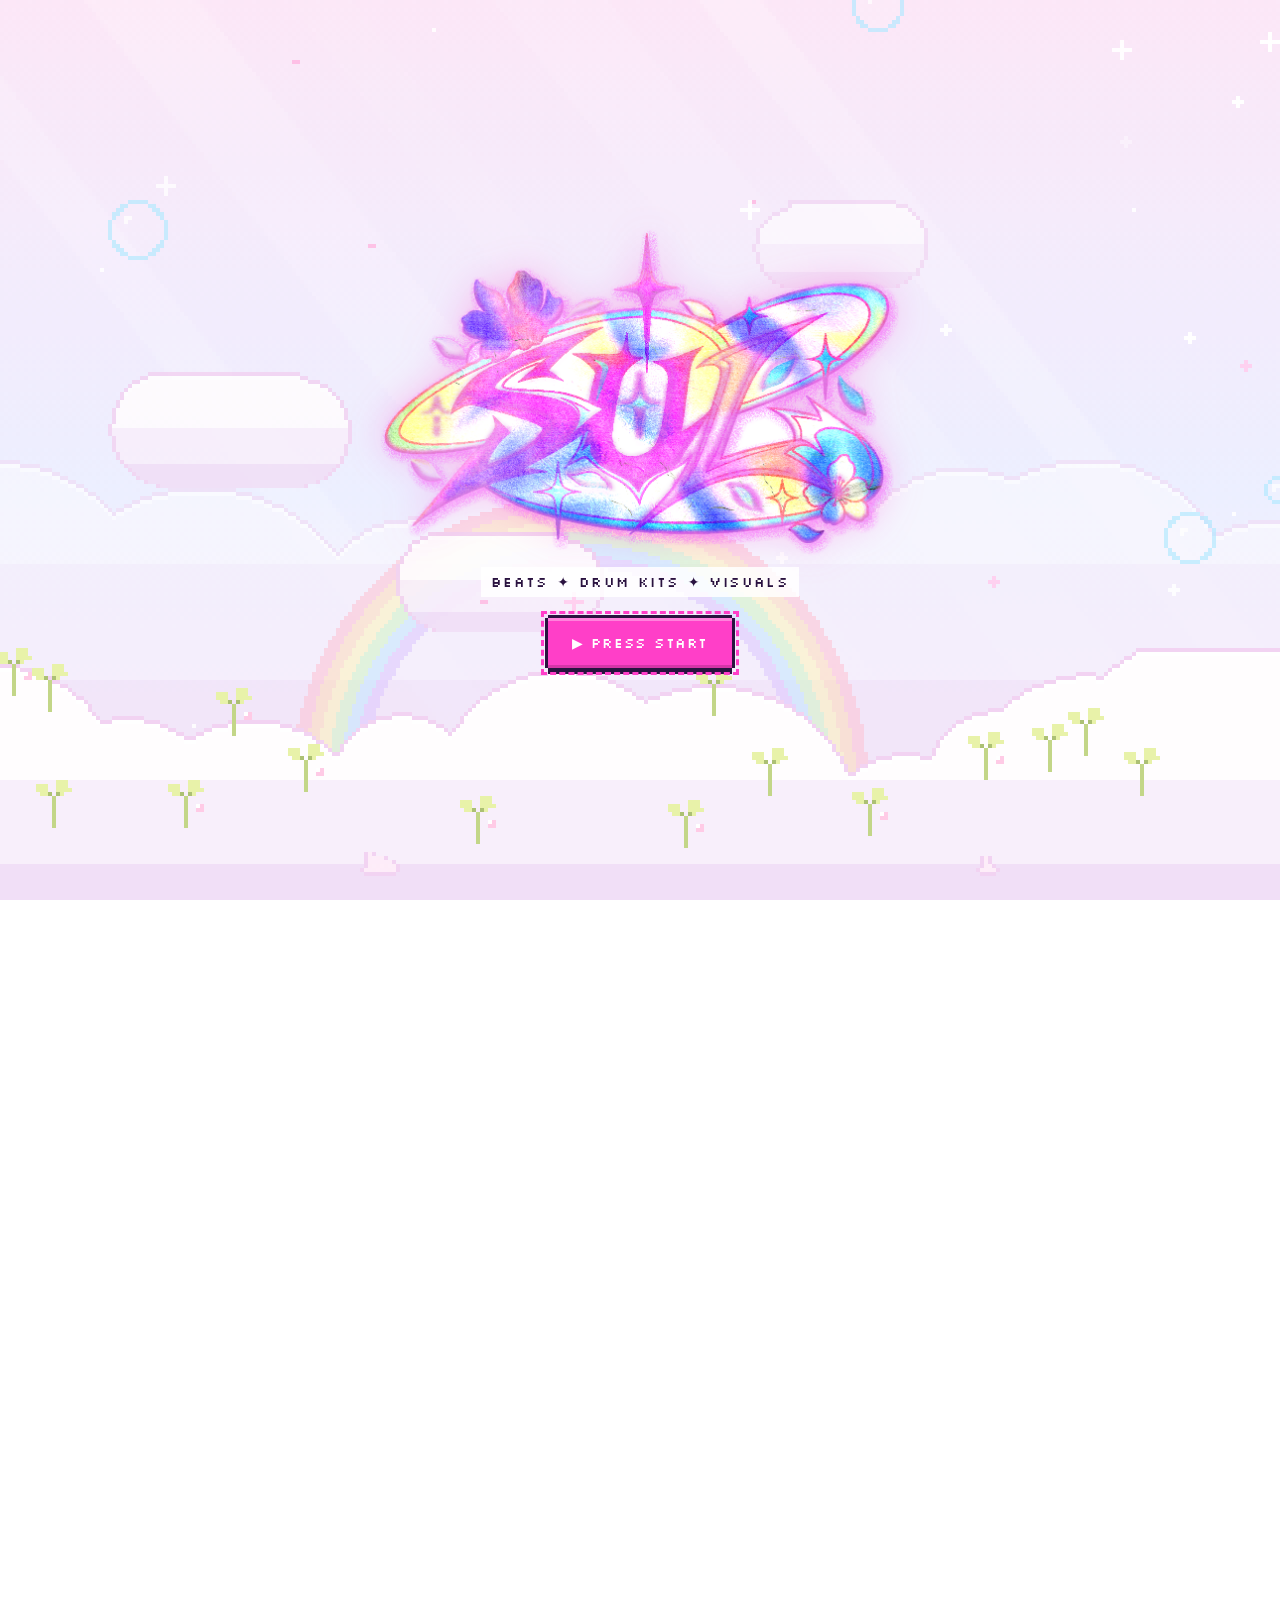
<file: index.html>
<!DOCTYPE html>
<html lang="en">
<head>
  <meta charset="utf-8">
  <meta name="viewport" content="width=device-width, initial-scale=1, viewport-fit=cover">
  <title>SUL0557 — Beats, Drum Kits & Visuals</title>
  <meta name="description" content="Hi I'm Sul and I make beats & visuals. Drum kits, cover art and edits.">
  <meta name="theme-color" content="#fbe3f6">
  <meta property="og:title" content="SUL0557">
  <meta property="og:description" content="Beats, drum kits, cover arts & edits.">
  <meta property="og:image" content="assets/img/share.jpg">
  <meta property="og:type" content="website">
  <meta name="twitter:card" content="summary_large_image">
  <link rel="icon" type="image/png" href="assets/img/favicon.png" id="favicon">
  <link rel="preconnect" href="https://fonts.googleapis.com">
  <link rel="preconnect" href="https://fonts.gstatic.com" crossorigin>
  <link rel="stylesheet" href="assets/css/style.css">
</head>
<body class="is-loading">
  <a class="skip-link" href="#app">Skip to content</a>

  <!-- Background layers -->
  <div id="bg-image" aria-hidden="true"></div>
  <canvas id="bg-canvas" aria-hidden="true"></canvas>
  <div id="bg-overlay" aria-hidden="true"></div>
  <canvas id="fx-canvas" aria-hidden="true"></canvas>

  <!-- Intro / splash page -->
  <div id="intro" hidden></div>

  <!-- Site -->
  <div id="announce" hidden></div>
  <header id="site-header"></header>
  <main id="app" tabindex="-1"></main>
  <footer id="site-footer"></footer>

  <!-- Lightbox -->
  <div id="lightbox" hidden role="dialog" aria-modal="true" aria-label="Viewer"></div>

  <div id="loader" aria-hidden="true"><div class="loader-star">✦</div></div>

  <noscript><p style="padding:2rem;text-align:center;font-family:sans-serif">This site needs JavaScript turned on.</p></noscript>

  <script src="assets/js/fx.js"></script>
  <script src="assets/js/app.js"></script>
</body>
</html>
</file>
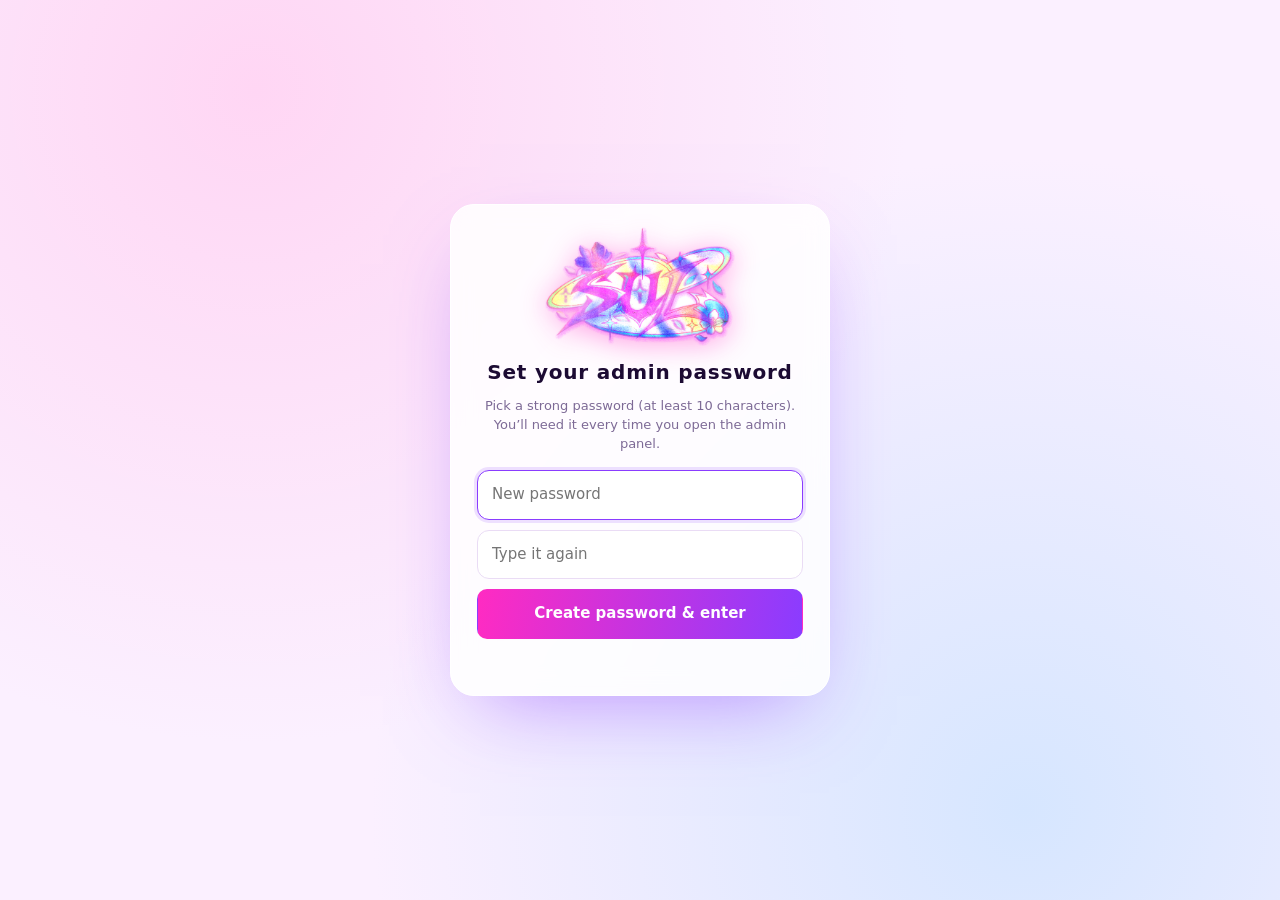
<file: studio-y1yywfhhuo/index.html>
<!DOCTYPE html>
<html lang="en">
<head>
  <meta charset="utf-8">
  <meta name="viewport" content="width=device-width, initial-scale=1">
  <meta name="robots" content="noindex, nofollow">
  <title>SUL Studio — Admin</title>
  <link rel="icon" type="image/png" href="../assets/img/favicon.png">
  <link rel="stylesheet" href="admin.css">
</head>
<body class="locked">
  <div id="gate"></div>
  <header class="topbar">
    <div class="tb-left">
      <img src="../assets/img/logo.png" alt="" class="tb-logo">
      <div>
        <div class="tb-title">SUL STUDIO</div>
        <div class="tb-status" id="status">Loading…</div>
      </div>
    </div>
    <div class="tb-actions">
      <button class="ab ghost" id="btn-lock" title="Lock the admin panel">🔒</button>
      <button class="ab ghost" id="btn-undo" title="Undo (Ctrl+Z)" disabled>↶ Undo</button>
      <button class="ab ghost" id="btn-redo" title="Redo (Ctrl+Shift+Z)" disabled>↷ Redo</button>
      <button class="ab ghost hide-sm" id="btn-intro" title="Play the intro page in the preview">▶ Intro</button>
      <button class="ab ghost hide-sm" id="btn-replay" title="Replay the entrance animations in the preview">✦ Replay</button>
      <button class="ab ghost show-sm" id="btn-toggle-preview">👁 Preview</button>
      <a class="ab ghost hide-sm" href="../" target="_blank" rel="noopener">↗ Live site</a>
      <button class="ab primary" id="btn-publish">🚀 Publish</button>
    </div>
  </header>

  <div class="layout">
    <nav class="side" id="side" aria-label="Admin sections"></nav>
    <main class="editor" id="editor" tabindex="-1"></main>
    <section class="preview" id="preview-pane" aria-label="Live preview">
      <div class="pv-bar">
        <div class="seg" id="device-seg">
          <button data-w="1440" class="on" title="Desktop">🖥</button>
          <button data-w="820" title="Tablet">▭</button>
          <button data-w="390" title="Phone">📱</button>
        </div>
        <select id="pv-page" aria-label="Preview page"></select>
        <a class="pv-open" id="pv-open" href="../index.html?draft=1" target="_blank" rel="noopener" title="Open this draft in a new tab">↗ draft</a>
      </div>
      <div class="pv-stage" id="pv-stage">
        <iframe id="pv" title="Site preview" src="about:blank" data-src="../index.html?preview=1"></iframe>
      </div>
    </section>
  </div>

  <div id="toast" role="status" aria-live="polite"></div>
  <div id="modal" hidden></div>

  <script src="admin.js"></script>
</body>
</html>
</file>
<file: assets/css/style.css>
/* =========================================================
   SUL0557 — "clean pixel" theme
   Crisp pixel borders, hard pixel shadows, pixel fonts and the
   animated pixel sky. Colours/fonts/sizes come from site.json
   (edit them in the admin panel).
   ========================================================= */

:root {
  --primary: #ff3fc8;
  --secondary: #8a3cff;
  --accent: #38c8ff;
  --highlight: #ffe14d;
  --text: #2a1240;
  --muted: #76659a;
  --surface-rgb: 255, 255, 255;
  --surface-a: .96;
  --radius: 0px;
  --b: 3px;
  --font-h: "Pixelify Sans", "Space Grotesk", system-ui, sans-serif;
  --font-b: "Space Grotesk", system-ui, sans-serif;
  --font-ui: "Silkscreen", "Space Grotesk", monospace;
  --h-weight: 700;
  --h-style: normal;
  --h-transform: uppercase;
  --speed: 1;
  --content-w: 1180px;
  --header-logo: 44px;
  --marquee-speed: 1;
  --ink: var(--text);
  --card: rgba(var(--surface-rgb), var(--surface-a));
  --solid: rgb(var(--surface-rgb));
  --shade: color-mix(in srgb, var(--secondary) 30%, transparent);
  --tint: color-mix(in srgb, var(--primary) 12%, rgb(var(--surface-rgb)));
  --holo: linear-gradient(90deg, var(--primary), var(--secondary) 50%, var(--accent));
  --holo-soft: linear-gradient(135deg, #ffd4f2, #e4d6ff 35%, #d2f2ff 65%, #fff6c4);
  --dur: calc(.6s / var(--speed));
  --frame: 0 calc(-1 * var(--b)) 0 0 var(--ink), 0 var(--b) 0 0 var(--ink), calc(-1 * var(--b)) 0 0 0 var(--ink), var(--b) 0 0 0 var(--ink);
  --drop: var(--b) calc(var(--b) * 3) 0 0 var(--shade), calc(var(--b) * 2) calc(var(--b) * 2) 0 0 var(--shade);
  --drop-lg: calc(var(--b) * 2) calc(var(--b) * 4) 0 0 var(--shade), calc(var(--b) * 3) calc(var(--b) * 3) 0 0 var(--shade);
}

*, *::before, *::after { box-sizing: border-box; }
html { -webkit-text-size-adjust: 100%; scroll-behavior: smooth; }
body { margin: 0; min-height: 100vh; color: var(--text); font-family: var(--font-b); font-size: 16px; line-height: 1.55; background: #fbe3f6; overflow-x: hidden; -webkit-font-smoothing: antialiased; }
body.lock-scroll { overflow: hidden; }
img, video, iframe { max-width: 100%; display: block; }
a { color: inherit; }
button, input { font: inherit; color: inherit; }
h1, h2, h3, h4 { font-family: var(--font-h); font-weight: var(--h-weight); font-style: var(--h-style); text-transform: var(--h-transform); line-height: 1; margin: 0 0 .35em; letter-spacing: .01em; }
p { margin: 0 0 1em; }
.holo { background: var(--holo); -webkit-background-clip: text; background-clip: text; color: transparent; }
.skip-link { position: absolute; left: -999px; top: 8px; z-index: 1000; background: #fff; padding: 8px 14px; }
.skip-link:focus { left: 8px; }
:focus-visible { outline: var(--b) dashed var(--primary); outline-offset: 4px; }
.sr-only { position: absolute !important; width: 1px; height: 1px; overflow: hidden; clip: rect(0 0 0 0); white-space: nowrap; }

/* ---------- the pixel frame (used everywhere) ---------- */
.px, .hd, .card, .kit-box, .g-item, .xcard-media, .cmp-side, .dialog, .win, .tab, .search-box input, .hero-search, .rev, .panel, .media-frame, .img-block img, .ft-form, .chips button, .ag-box, .icon-btn, .lb-btn {
  background: var(--card); box-shadow: var(--frame), var(--drop); border: 0; border-radius: 0;
}
body[data-card="soft"] :is(.hd, .card, .kit-box, .g-item, .xcard-media, .cmp-side, .dialog, .win, .tab, .search-box input, .hero-search, .rev, .panel, .media-frame, .img-block img, .ft-form, .chips button, .icon-btn) {
  border-radius: 18px; box-shadow: 0 0 0 1px color-mix(in srgb, var(--text) 10%, transparent), 0 14px 34px -12px var(--shade);
}

/* ---------- background layers ---------- */
#bg-image, #bg-canvas, #bg-overlay, #fx-canvas { position: fixed; inset: 0; width: 100vw; height: 100vh; pointer-events: none; }
#bg-image { z-index: -4; background-size: cover; background-position: center; display: none; }
#bg-canvas { z-index: -3; image-rendering: pixelated; image-rendering: crisp-edges; }
#bg-overlay { z-index: -2; opacity: 0; }
#fx-canvas { z-index: 900; }
body.bg-grid::before { content: ""; position: fixed; inset: 0; z-index: -5; pointer-events: none;
  background-image: linear-gradient(color-mix(in srgb, var(--secondary) 9%, transparent) 2px, transparent 2px), linear-gradient(90deg, color-mix(in srgb, var(--secondary) 9%, transparent) 2px, transparent 2px);
  background-size: 24px 24px; }

/* ---------- loader ---------- */
#loader { position: fixed; inset: 0; display: grid; place-items: center; z-index: 2000; background: #fbe3f6; transition: opacity .4s steps(4); }
body:not(.is-loading) #loader { opacity: 0; pointer-events: none; }
.loader-star { font-size: 40px; color: var(--primary); animation: blink .8s steps(2) infinite; }
@keyframes blink { 50% { opacity: 0; } }

/* ---------- announcement (LED ticker) ---------- */
#announce { position: relative; z-index: 60; background: var(--ink); color: var(--highlight); font: 400 12px/1.2 var(--font-ui); letter-spacing: .06em; }
#announce[hidden] { display: none; }
.ann-inner { display: flex; align-items: center; justify-content: center; gap: 18px; flex-wrap: wrap; padding: 10px 44px; text-align: center; }
.ann-inner a { color: #fff; text-decoration: none; background: var(--primary); padding: 5px 9px; }
.ann-inner .sparkle { animation: blink 1s steps(2) infinite; display: inline-block; }
.ann-count { color: #fff; }
.ann-x { position: absolute; right: 10px; top: 50%; transform: translateY(-50%); width: 24px; height: 24px; border: 0; background: transparent; color: #fff; cursor: pointer; font: 400 14px var(--font-ui); }

/* ---------- header (pixel taskbar) ---------- */
#site-header { position: relative; z-index: 50; padding: 16px clamp(14px, 3vw, 32px) 8px; }
#site-header.is-sticky { position: sticky; top: 0; }
.hd { display: flex; align-items: center; gap: 10px; max-width: var(--content-w); margin: 0 auto; padding: 8px 10px; background: var(--solid); }
.style-glass .hd { background: rgba(var(--surface-rgb), .82); backdrop-filter: blur(10px); -webkit-backdrop-filter: blur(10px); }
.style-transparent .hd { background: transparent; box-shadow: none; }
.hd-pill { display: flex; align-items: center; gap: 6px; }
.hd-main { flex: 1; }
.layout-pill .hd { width: fit-content; }
.layout-pill .hd-main { flex: none; }
.brand { display: flex; align-items: center; padding: 0 12px 0 4px; text-decoration: none; flex-shrink: 0; }
.brand img { height: var(--header-logo); width: auto; transition: transform .3s steps(3); }
.brand:hover img { transform: translateY(-3px) rotate(-4deg); }
.brand-text { font: var(--h-weight) 22px var(--font-h); }
.nav { display: flex; align-items: center; gap: 4px; }
.nav a { display: inline-flex; align-items: center; gap: 8px; padding: 9px 13px; font: 400 13px var(--font-ui); text-decoration: none; color: var(--muted); }
.nav a svg { width: 16px; height: 16px; }
.nav a:hover { color: var(--text); background: var(--tint); }
.nav a.is-active { color: #fff; background: var(--ink); }
.nav a.is-active::before { content: "▶"; font-size: 9px; color: var(--highlight); }
.nav a.is-active svg { display: none; }
.hd-right { margin-left: auto; }
.icon-btn { width: 36px; height: 36px; display: grid; place-items: center; color: var(--secondary); text-decoration: none; margin: var(--b); transition: transform .15s steps(2); }
.icon-btn:hover { transform: translateY(-3px); color: var(--primary); }
.icon-btn svg { width: 18px; height: 18px; }
.hd-cta { height: 40px !important; padding: 0 16px !important; font-size: 12px !important; }
.burger { display: none; width: 40px; height: 40px; border: 0; background: var(--tint); cursor: pointer; }
.burger span { display: block; width: 18px; height: 3px; margin: 3px auto; background: var(--ink); }
.nav-open .burger span:nth-child(2) { opacity: 0; }
.nav-mobile-extra { display: none; }

/* ---------- buttons ---------- */
.btn {
  --bg: var(--primary); --fg: #fff;
  display: inline-flex; align-items: center; justify-content: center; gap: .55em;
  height: 50px; padding: 0 24px; margin: var(--b); border: 0; cursor: pointer; text-decoration: none; white-space: nowrap;
  font: 400 14px var(--font-ui); letter-spacing: .04em; color: var(--fg); background: var(--bg);
  box-shadow: var(--frame), inset 0 var(--b) 0 0 rgba(255,255,255,.35), inset 0 calc(-1 * var(--b)) 0 0 rgba(0,0,0,.16), 0 calc(var(--b) * 2) 0 0 var(--ink);
  position: relative; transition: transform .08s steps(1), filter .15s; user-select: none; -webkit-tap-highlight-color: transparent;
}
.btn:active { transform: translateY(var(--b)); box-shadow: var(--frame), inset 0 var(--b) 0 0 rgba(0,0,0,.12); }
.btn-ghost { --bg: var(--solid); --fg: var(--text); }
.btn-accent { --bg: var(--accent); --fg: var(--ink); }
.btn-holo { --bg: var(--holo-soft); --fg: var(--ink); }
.btn-dark { --bg: var(--ink); --fg: #fff; }
.btn-sm { height: 38px; padding: 0 14px; font-size: 11px; }
.btn[disabled], .btn.is-disabled { --bg: color-mix(in srgb, var(--text) 12%, #fff); --fg: var(--muted); pointer-events: none; }
.btn .sparkle { color: var(--highlight); }
.btn-ghost .sparkle { color: var(--primary); }
body[data-btn="pill"] .btn { border-radius: 999px; box-shadow: 0 8px 20px -8px var(--primary); font-family: var(--font-b); font-weight: 700; }
body[data-btn="pill"] .btn-ghost { box-shadow: inset 0 0 0 2px color-mix(in srgb, var(--text) 15%, transparent); }
body[data-btn="outline"] .btn { --bg: transparent; --fg: var(--text); }
body[data-btnhover="bounce"] .btn:hover { animation: px-hop calc(.4s / var(--speed)) steps(4); }
body[data-btnhover="wiggle"] .btn:hover { animation: px-wiggle calc(.4s / var(--speed)) steps(4); }
body[data-btnhover="glow"] .btn:hover { filter: brightness(1.1) drop-shadow(0 0 10px var(--primary)); }
body[data-btnhover="grow"] .btn:hover { transform: scale(1.05); }
body[data-btnhover="shine"] .btn:hover { filter: brightness(1.15); }
@keyframes px-hop { 0%, 100% { transform: translateY(0); } 50% { transform: translateY(calc(var(--b) * -2)); } }
@keyframes px-wiggle { 25% { transform: translateX(calc(var(--b) * -1)); } 75% { transform: translateX(var(--b)); } }

/* ---------- layout ---------- */
#app { position: relative; z-index: 2; outline: none; min-height: 60vh; }
.page { display: flex; flex-wrap: wrap; align-items: flex-start; max-width: calc(var(--content-w) + 2 * clamp(16px, 4vw, 40px)); margin: 0 auto; padding: 0 clamp(16px, 4vw, 40px) 30px; }
.section { position: relative; width: 100%; padding: clamp(26px, 4.5vw, 56px) 0; }
.section.sp-small { padding: 14px 0; }
.section.sp-large { padding: clamp(50px, 8vw, 110px) 0; }
.section.sp-none { padding: 0; }
.section.w-half { width: 50%; }
.section.w-half + .section.w-half { padding-left: 18px; }
.section.w-half:has(+ .section.w-half) { padding-right: 18px; }
.wrap { width: 100%; margin: 0 auto; }
.w-narrow .wrap { max-width: 760px; }
.w-full { width: 100vw; margin-left: calc(50% - 50vw); }
.a-center { text-align: center; }
.a-right { text-align: right; }
.a-center .btn-row, .a-center .more-row, .a-center .tabs, .a-center .chips { justify-content: center; }
.panel { padding: clamp(20px, 3vw, 36px); margin: var(--b); }

.sec-head { display: flex; align-items: flex-end; justify-content: space-between; gap: 16px; margin-bottom: clamp(18px, 2.4vw, 26px); }
.a-center .sec-head { flex-direction: column; align-items: center; }
.sec-title { font-size: clamp(32px, 4.4vw, 54px); margin: 0 0 6px; text-shadow: var(--b) var(--b) 0 rgba(var(--surface-rgb), .9); }
.sec-title .holo { text-shadow: none; filter: drop-shadow(var(--b) var(--b) 0 rgba(var(--surface-rgb), .9)); }
.sec-sub { color: var(--muted); font: 400 12px var(--font-ui); letter-spacing: .04em; margin: 0; }
.sec-sub::before { content: "> "; color: var(--primary); }
.sec-link { font: 400 12px var(--font-ui); color: var(--text); text-decoration: none; white-space: nowrap; padding: 8px 10px; background: var(--solid); box-shadow: var(--frame); margin: var(--b); }
.sec-link:hover { background: var(--ink); color: #fff; }
.btn-row { display: flex; flex-wrap: wrap; gap: 10px 12px; align-items: center; margin-top: 22px; }
.more-row { display: flex; gap: 12px; flex-wrap: wrap; justify-content: center; margin-top: 26px; }
.rich a { color: var(--primary); font-weight: 700; }
.chip, .tag { display: inline-flex; align-items: center; padding: 4px 6px; font: 400 9.5px var(--font-ui); letter-spacing: .03em; text-transform: uppercase; color: var(--secondary); background: color-mix(in srgb, var(--secondary) 10%, #fff); box-shadow: 0 0 0 2px color-mix(in srgb, var(--secondary) 25%, transparent); margin: 2px; }
.status { display: inline-flex; align-items: center; gap: 10px; font: 400 12px var(--font-ui); color: var(--text); margin: 0 0 18px var(--b); background: var(--solid); padding: 7px 10px; box-shadow: var(--frame); }
.status i { width: 8px; height: 8px; background: var(--primary); animation: blink 1s steps(2) infinite; }

/* ---------- hero ---------- */
.hero { display: grid; grid-template-columns: 1fr 1fr; gap: clamp(28px, 5vw, 64px); align-items: center; }
.hero.fullh { min-height: calc(100vh - 170px); }
.hero.layout-split-reverse .hero-art-col { order: -1; }
.hero.layout-centered { grid-template-columns: 1fr; text-align: center; justify-items: center; }
.hero.layout-centered .btn-row, .hero.layout-centered .chips { justify-content: center; }
.hero.layout-centered .hero-search { margin-left: auto; margin-right: auto; }
.hero.no-art { grid-template-columns: 1fr; }
.hero-title { font-size: clamp(50px, 7vw, 100px); line-height: .9; margin: 0 0 20px; text-shadow: calc(var(--b) * 1.5) calc(var(--b) * 1.5) 0 rgba(var(--surface-rgb), .95); }
.hero-title .holo { text-shadow: none; filter: drop-shadow(calc(var(--b) * 1.5) calc(var(--b) * 1.5) 0 rgba(var(--surface-rgb), .95)); }
.hero-text { font-size: clamp(16px, 1.35vw, 18px); max-width: 500px; margin: 0 0 6px; background: rgba(var(--surface-rgb), .7); padding: 2px 4px; }
.layout-centered .hero-text { margin-left: auto; margin-right: auto; }
.hero-small { display: inline-block; font: 400 11px var(--font-ui); color: var(--muted); text-decoration: none; margin-top: 8px; }
a.hero-small:hover { color: var(--primary); }
.hero-search { display: flex; align-items: center; gap: 8px; margin: 26px var(--b) 0; max-width: 470px; padding: 5px 5px 5px 14px; }
.hero-search svg { display: none; }
.hero-search::before { content: ">"; font: 400 14px var(--font-ui); color: var(--primary); }
.hero-search input { flex: 1; min-width: 0; border: 0; outline: none; background: transparent; font: 400 13px var(--font-ui); padding: 8px 0; color: var(--text); caret-color: var(--primary); }
.hero-search .btn { height: 38px; margin: 0; box-shadow: none; }
.chips { display: flex; flex-wrap: wrap; align-items: center; gap: 8px; margin-top: 16px; font: 400 11px var(--font-ui); color: var(--muted); }
.chips button { padding: 6px 10px; cursor: pointer; font: 400 11px var(--font-ui); color: var(--secondary); margin: var(--b); box-shadow: var(--frame); }
.chips button:hover { background: var(--ink); color: #fff; }
.hero-art-col { display: flex; flex-direction: column; gap: 18px; min-width: 0; padding: var(--b); }
.win { position: relative; }
.win-bar { display: flex; align-items: center; gap: 6px; padding: 8px 10px; background: var(--ink); color: #fff; font: 400 11px var(--font-ui); }
.win-bar span { flex: 1; }
.win-bar i { width: 12px; height: 12px; background: var(--highlight); }
.win-bar i:nth-of-type(2) { background: var(--accent); }
.win-bar i:nth-of-type(3) { background: var(--primary); }
.art-card { position: relative; aspect-ratio: 1.35 / 1; display: grid; place-items: center; overflow: hidden; background: var(--holo-soft); }
.art-card::before { content: ""; position: absolute; inset: 0; background-image: linear-gradient(rgba(255,255,255,.4) 2px, transparent 2px), linear-gradient(90deg, rgba(255,255,255,.4) 2px, transparent 2px); background-size: 22px 22px; }
.art-card::after { content: "✦"; position: absolute; top: 12%; right: 10%; font-size: 26px; color: #fff; animation: blink 1.4s steps(2) infinite; }
.art-card img { position: relative; width: 84%; height: auto; }
.win-foot { display: flex; justify-content: space-between; gap: 10px; padding: 8px 12px; font: 400 10px var(--font-ui); color: var(--muted); background: var(--solid); border-top: var(--b) solid var(--ink); }
.win-foot b { color: var(--primary); font-weight: 400; }
.logo-float { animation: px-float calc(3.2s / var(--speed)) steps(8) infinite; }
@keyframes px-float { 0%, 100% { transform: translateY(0); } 50% { transform: translateY(-14px); } }
.hero-logo-solo { width: min(100%, 620px); height: auto; margin: 0 auto; }
.logo-glow { filter: drop-shadow(0 0 18px color-mix(in srgb, var(--primary) 30%, transparent)); }
.mosaic { display: grid; grid-template-columns: repeat(3, 1fr); gap: 8px; height: clamp(300px, 36vw, 440px); overflow: hidden; padding: 8px; background: var(--ink); }
.mosaic-col { display: flex; flex-direction: column; gap: 8px; animation: mosaic-up calc(30s / var(--speed)) linear infinite; }
.mosaic-col:nth-child(2) { animation-direction: reverse; }
.mosaic.paused .mosaic-col { animation-play-state: paused; }
.mosaic-col img { width: 100%; aspect-ratio: 1; object-fit: cover; }
@keyframes mosaic-up { to { transform: translateY(-50%); } }
.mosaic-bar { display: flex; justify-content: space-between; font: 400 10px var(--font-ui); color: var(--muted); }
.mosaic-bar button { border: 0; background: none; color: var(--muted); cursor: pointer; font: inherit; }

/* ---------- reviews (pixel speech bubbles) ---------- */
.rev-strip { overflow: hidden; padding: 8px 0 30px; -webkit-mask: linear-gradient(90deg, transparent, #000 6%, #000 94%, transparent); mask: linear-gradient(90deg, transparent, #000 6%, #000 94%, transparent); }
.rev-track { display: flex; gap: 22px; width: max-content; padding: 0 var(--b); animation: marquee calc(45s / var(--speed) / var(--marquee-speed)) linear infinite; }
.rev-strip:hover .rev-track { animation-play-state: paused; }
.rev { width: 250px; flex-shrink: 0; padding: 12px 14px; position: relative; margin: var(--b) 0; background: var(--solid); }
.rev::after { content: ""; position: absolute; left: 22px; bottom: calc(var(--b) * -4); width: calc(var(--b) * 3); height: calc(var(--b) * 3); background: var(--solid); box-shadow: var(--b) 0 0 0 var(--ink), calc(var(--b) * -1) 0 0 0 var(--ink), 0 var(--b) 0 0 var(--ink); }
.rev-who { display: flex; align-items: center; gap: 8px; margin-bottom: 6px; font: 400 10px var(--font-ui); color: var(--primary); }
.rev-av { width: 24px; height: 24px; object-fit: cover; background: var(--holo-soft); flex-shrink: 0; display: grid; place-items: center; font: 400 10px var(--font-ui); color: var(--secondary); }
.rev p { margin: 0; font: 600 14px/1.35 var(--font-b); }
.reviews-big .rev { width: 280px; }

/* ---------- ticker band ---------- */
.marquee { transform: rotate(var(--tilt, 0deg)); margin: 0 -40px; padding: 12px 0; overflow: hidden; box-shadow: 0 calc(var(--b) * -1) 0 var(--ink), 0 var(--b) 0 var(--ink); }
.marquee.st-gradient { background: var(--primary); color: #fff; }
.marquee.st-holo { background: var(--holo-soft); color: var(--ink); }
.marquee.st-glass { background: var(--solid); color: var(--primary); }
.marquee.st-dark { background: var(--ink); color: var(--highlight); }
.marquee-track { display: flex; width: max-content; animation: marquee calc(28s / var(--speed) / var(--marquee-speed)) linear infinite; }
.marquee-track span { font: var(--h-weight) clamp(20px, 2.6vw, 32px) var(--font-h); text-transform: var(--h-transform); white-space: pre; padding-right: .6em; }
@keyframes marquee { to { transform: translateX(-50%); } }

/* ---------- item shop (kits) ---------- */
.kit-box { padding: clamp(14px, 2vw, 24px); background-color: color-mix(in srgb, var(--secondary) 6%, rgb(var(--surface-rgb))); background-image: linear-gradient(color-mix(in srgb, var(--secondary) 7%, transparent) 2px, transparent 2px), linear-gradient(90deg, color-mix(in srgb, var(--secondary) 7%, transparent) 2px, transparent 2px); background-size: 20px 20px; margin: var(--b); }
.grid { display: grid; gap: clamp(16px, 2vw, 24px); grid-template-columns: repeat(var(--cols, 3), minmax(0, 1fr)); padding: var(--b); }
.card { position: relative; display: flex; flex-direction: column; text-align: left; text-decoration: none; color: inherit; background: var(--solid); transition: transform .12s steps(2); }
body[data-cardhover="lift"] .card:hover, body[data-cardhover="tilt"] .card:hover { transform: translate(calc(var(--b) * -1), calc(var(--b) * -2)); box-shadow: var(--frame), var(--drop-lg); }
body[data-cardhover="glow"] .card:hover { box-shadow: var(--frame), 0 0 0 calc(var(--b) * 3) color-mix(in srgb, var(--primary) 35%, transparent); }
body[data-cardhover="grow"] .card:hover { transform: scale(1.03); }
.card-media { position: relative; aspect-ratio: 1; overflow: hidden; background: var(--holo-soft); border-bottom: var(--b) solid var(--ink); }
.card-media img { width: 100%; height: 100%; object-fit: cover; }
.soldout-tag { position: absolute; inset: 0; display: grid; place-items: center; background: color-mix(in srgb, var(--ink) 55%, transparent); color: #fff; font: 400 18px var(--font-ui); }
.card-body { padding: 14px; display: flex; flex-direction: column; gap: 8px; flex: 1; }
.card-top { display: flex; align-items: flex-start; justify-content: space-between; gap: 8px; }
.card-title { font-size: 20px; margin: 0; line-height: 1.05; }
.badge { font: 400 10px var(--font-ui); letter-spacing: .04em; padding: 6px 8px; color: var(--ink); background: var(--highlight); box-shadow: var(--frame), var(--b) var(--b) 0 0 var(--ink); display: inline-block; }
.card .badge { position: absolute; top: 12px; left: 12px; z-index: 2; transform: rotate(-4deg); animation: badge-bob calc(1.6s / var(--speed)) steps(2) infinite; }
@keyframes badge-bob { 50% { transform: rotate(-4deg) translateY(calc(var(--b) * -1)); } }
.tags { display: flex; flex-wrap: wrap; gap: 4px; }
.card-desc { color: var(--muted); font-size: 13.5px; margin: 0; line-height: 1.45; }
.card-foot { display: flex; align-items: center; justify-content: space-between; gap: 10px; margin-top: auto; padding-top: 8px; border-top: 2px dashed color-mix(in srgb, var(--text) 15%, transparent); }
.price-row { display: flex; align-items: baseline; gap: 8px; }
.price { font: 400 15px var(--font-ui); color: var(--primary); }
.price::before { content: "◆ "; color: var(--highlight); text-shadow: 1px 1px 0 var(--ink); }
.old-price { font: 400 11px var(--font-ui); color: var(--muted); text-decoration: line-through; }
.go-btn { height: 34px; padding: 0 12px; font-size: 11px; }
.search-box { position: relative; margin: 0 var(--b) 22px; max-width: 420px; }
.a-center .search-box { margin-left: auto; margin-right: auto; }
.search-box input { width: 100%; padding: 13px 16px 13px 42px; font: 400 12px var(--font-ui); color: var(--text); outline: none; }
.search-box svg { position: absolute; left: 14px; top: 50%; transform: translateY(-50%); width: 18px; height: 18px; color: var(--primary); z-index: 1; }
.empty { text-align: center; color: var(--muted); padding: 30px 10px; font: 400 12px var(--font-ui); }

/* ---------- VS screen (compare) ---------- */
.vs { display: grid; grid-template-columns: 1fr auto 1fr; gap: 20px; align-items: stretch; text-align: left; padding: var(--b); }
.cmp-side { padding: 0 0 8px; background: var(--solid); }
.cmp-side h3 { margin: 0; padding: 12px 16px; font-size: 22px; background: var(--primary); color: #fff; }
.cmp-them h3 { background: color-mix(in srgb, var(--text) 18%, #fff); color: var(--muted); }
.cmp-side ul { list-style: none; margin: 0; padding: 6px 16px; }
.cmp-side li { display: flex; gap: 10px; align-items: flex-start; padding: 10px 0; border-bottom: 2px dashed color-mix(in srgb, var(--text) 10%, transparent); font: 600 14px/1.35 var(--font-b); }
.cmp-side li:last-child { border-bottom: 0; }
.cmp-side li small { display: block; font: 400 10px var(--font-ui); color: var(--muted); margin-bottom: 3px; }
.cmp-ic { width: 20px; height: 20px; flex-shrink: 0; display: grid; place-items: center; font: 400 11px var(--font-ui); background: var(--primary); color: #fff; margin-top: 2px; }
.cmp-them .cmp-ic { background: color-mix(in srgb, var(--text) 15%, #fff); color: var(--muted); }
.cmp-them { filter: saturate(.4); opacity: .85; }
.vs-badge { align-self: center; font: var(--h-weight) 44px var(--font-h); color: var(--highlight); text-shadow: var(--b) 0 0 var(--ink), calc(var(--b) * -1) 0 0 var(--ink), 0 var(--b) 0 var(--ink), 0 calc(var(--b) * -1) 0 var(--ink), calc(var(--b) * 2) calc(var(--b) * 2) 0 var(--primary); animation: px-hop calc(1s / var(--speed)) steps(2) infinite; }

/* ---------- cards ---------- */
.cards-grid { display: grid; gap: clamp(14px, 1.8vw, 20px); grid-template-columns: repeat(var(--cols, 2), minmax(0, 1fr)); padding: var(--b); }
.xcard { display: block; text-decoration: none; color: inherit; }
.xcard-media { position: relative; aspect-ratio: 1; overflow: hidden; }
.xcard-media img { width: 100%; height: 100%; object-fit: cover; }
.xcard-go { position: absolute; right: 8px; bottom: 8px; width: 30px; height: 30px; background: var(--primary); color: #fff; display: grid; place-items: center; box-shadow: var(--frame); }
.xcard-go svg { width: 13px; height: 13px; }
.xcard h3 { font-size: 16px; margin: 14px 0 3px; }
.xcard p { font: 400 10px var(--font-ui); color: var(--muted); margin: 0; }

/* ---------- gallery (pixel frames) ---------- */
.tabs { display: flex; flex-wrap: wrap; gap: 8px; margin-bottom: 22px; padding: var(--b); }
.tab { cursor: pointer; font: 400 12px var(--font-ui); padding: 10px 14px; color: var(--muted); background: var(--solid); }
.tab:hover { color: var(--text); }
.tab.is-active { background: var(--ink); color: #fff; }
.tab.is-active::before { content: "▶ "; color: var(--highlight); }
.g-grid, .g-bento { display: grid; gap: clamp(14px, 1.8vw, 20px); padding: var(--b); }
.g-grid { grid-template-columns: repeat(var(--cols, 3), minmax(0, 1fr)); }
.g-bento { grid-template-columns: repeat(4, minmax(0, 1fr)); grid-auto-flow: dense; }
.g-bento .g-item { aspect-ratio: 1; }
.g-bento .g-item:nth-child(5n+1) { grid-column: span 2; grid-row: span 2; }
.g-bento .g-item:nth-child(10n+6) { grid-column: 3 / span 2; }
.g-masonry { columns: var(--cols, 3); column-gap: clamp(14px, 1.8vw, 20px); padding: var(--b); }
.g-masonry .g-item { break-inside: avoid; margin-bottom: clamp(14px, 1.8vw, 20px); }
.g-item { position: relative; display: block; width: 100%; padding: 0; cursor: zoom-in; overflow: hidden; text-align: left; transition: transform .12s steps(2); background: var(--holo-soft); }
.g-item:hover { transform: translate(calc(var(--b) * -1), calc(var(--b) * -2)); box-shadow: var(--frame), var(--drop-lg); }
.g-grid .g-item { aspect-ratio: 1; }
.g-grid .g-item img, .g-grid .g-item video, .g-bento .g-item img, .g-bento .g-item video { width: 100%; height: 100%; object-fit: cover; }
.g-masonry .g-item img, .g-masonry .g-item video { width: 100%; height: auto; }
.g-cap { position: absolute; left: 0; right: 0; bottom: 0; padding: 8px 10px; color: #fff; background: var(--ink); transform: translateY(100%); transition: transform .15s steps(3); }
.g-item:hover .g-cap, .g-item:focus-visible .g-cap { transform: none; }
.g-cap strong { display: block; font: 400 12px var(--font-ui); }
.g-cap small { font: 500 12px var(--font-b); opacity: .8; }
.g-play { position: absolute; top: 10px; right: 10px; width: 34px; height: 34px; display: grid; place-items: center; background: var(--primary); color: #fff; z-index: 2; box-shadow: var(--frame); }
.g-play svg { width: 14px; height: 14px; margin-left: 2px; }
.g-tag { position: absolute; top: 10px; left: 10px; z-index: 2; font: 400 9px var(--font-ui); padding: 5px 7px; background: var(--highlight); color: var(--ink); box-shadow: var(--frame); }

/* ---------- text / RPG dialog / media ---------- */
.text-block .sec-title { font-size: clamp(42px, 6.5vw, 84px); }
.text-block.size-small .sec-title { font-size: clamp(28px, 3.6vw, 44px); }
.text-block .rich { max-width: 640px; background: rgba(var(--surface-rgb), .75); padding: 4px 6px; display: inline-block; }
.text-block.size-large .rich { font-size: clamp(16px, 1.4vw, 19px); }
.dialog { display: grid; grid-template-columns: auto 1fr; gap: clamp(16px, 3vw, 30px); align-items: start; padding: clamp(18px, 3vw, 30px); position: relative; text-align: left; margin: var(--b); background: var(--solid); }
.dlg-face { width: clamp(90px, 13vw, 150px); aspect-ratio: 1; background: var(--holo-soft); display: grid; place-items: center; box-shadow: var(--frame); margin: var(--b); }
.dlg-face img { width: 88%; height: auto; }
.dlg-name { display: inline-block; font: 400 12px var(--font-ui); background: var(--ink); color: var(--highlight); padding: 6px 10px; margin-bottom: 12px; }
.dialog .rich { font-size: clamp(16px, 1.6vw, 21px); font-weight: 600; margin-bottom: 4px; }
.dialog .rich::after { content: "▌"; color: var(--primary); animation: blink .9s steps(2) infinite; margin-left: 2px; }
.dialog .btn-row { flex-direction: column; align-items: flex-start; gap: 2px; margin-top: 14px; }
.dialog .btn { height: auto; padding: 8px 12px; margin: 0; --bg: transparent; --fg: var(--text); box-shadow: none; font-size: 13px; }
.dialog .btn:hover { --bg: var(--ink); --fg: #fff; animation: none; }
.dlg-next { position: absolute; right: 18px; bottom: 14px; color: var(--primary); animation: px-hop calc(.8s / var(--speed)) steps(2) infinite; font-size: 14px; }
.media-frame { overflow: hidden; background: #000; aspect-ratio: 16 / 9; margin: var(--b); }
.media-frame iframe, .media-frame video { width: 100%; height: 100%; border: 0; }
.img-block figure { margin: 0 auto; padding: var(--b); }
.img-block img { width: 100%; height: auto; }
.img-block figcaption { margin-top: 12px; color: var(--muted); font: 400 11px var(--font-ui); text-align: center; }
.links-list { display: grid; gap: 14px; max-width: 560px; }
.a-center .links-list { margin: 0 auto; }
.links-list .btn { width: calc(100% - 2 * var(--b)); height: 56px; }

/* ---------- footer (pixel ground) ---------- */
#site-footer { position: relative; z-index: 2; margin-top: 40px; }
#site-footer::before { content: ""; display: block; height: 24px; background:
  linear-gradient(90deg, #b6e07a 0 12px, #9ccf5d 12px 24px) 0 0 / 24px 12px repeat-x,
  linear-gradient(#7fb547, #7fb547) 0 12px / 100% 12px no-repeat; }
.ft-wrap { background: var(--ink); color: #f2e9ff; }
.ft { max-width: var(--content-w); margin: 0 auto; padding: 40px clamp(16px, 4vw, 40px) 24px; }
.ft-cols { display: grid; gap: 30px; }
.ft-brand img { height: 52px; width: auto; margin-bottom: 14px; }
.ft-brand p { color: rgba(255,255,255,.7); margin: 0 0 16px; font-size: 14px; }
.ft-socials { display: flex; gap: 6px; flex-wrap: wrap; }
.ft-socials .icon-btn { background: rgba(255,255,255,.08); color: #fff; box-shadow: 0 0 0 2px rgba(255,255,255,.25); }
.ft h4 { font: 400 11px var(--font-ui); color: var(--highlight); margin: 6px 0 14px; }
.ft ul { list-style: none; margin: 0; padding: 0; display: grid; gap: 9px; }
.ft ul a { text-decoration: none; font-weight: 600; font-size: 14px; }
.ft ul a::before { content: "▶ "; font-size: 9px; color: var(--primary); opacity: 0; }
.ft ul a:hover::before { opacity: 1; }
.ft-news p { color: rgba(255,255,255,.7); margin: 0 0 12px; font-size: 14px; }
.ft-form { display: flex; gap: 6px; padding: 4px 4px 4px 12px; max-width: 340px; background: #fff; }
.ft-form input { flex: 1; min-width: 0; border: 0; outline: none; background: transparent; padding: 8px 0; font: 400 12px var(--font-ui); color: var(--ink); }
.ft-form button { width: 36px; border: 0; background: var(--primary); color: #fff; cursor: pointer; }
.ft-bottom { display: flex; justify-content: space-between; gap: 12px; flex-wrap: wrap; margin-top: 34px; padding-top: 16px; border-top: 2px dashed rgba(255,255,255,.18); font: 400 10px var(--font-ui); color: rgba(255,255,255,.55); }

/* ---------- intro (PRESS START) ---------- */
#intro { position: fixed; inset: 0; z-index: 1000; display: flex; flex-direction: column; align-items: center; justify-content: center; text-align: center; padding: 30px; gap: 12px; background: rgba(255,255,255,.15); cursor: pointer; }
#intro[hidden] { display: none; }
.intro-logo-btn { border: 0; background: none; padding: 0; cursor: pointer; max-width: 92vw; }
.intro-logo { width: min(86vw, var(--intro-logo, 520px)); height: auto; }
.intro-title { font-size: clamp(36px, 6vw, 80px); margin: 0; }
.intro-sub { font: 400 clamp(11px, 1.2vw, 14px) var(--font-ui); letter-spacing: .1em; color: var(--ink); margin: 0 0 6px; background: rgba(255,255,255,.85); padding: 6px 10px; }
.intro-enter { animation: blink 1.1s steps(2) infinite; }
.intro-in .intro-logo-btn { animation: intro-in calc(.9s / var(--speed)) steps(6) both; }
.intro-in .intro-sub { animation: fade-up calc(.6s / var(--speed)) steps(4) both; animation-delay: calc(.4s / var(--speed)); }
@keyframes intro-in { from { opacity: 0; transform: scale(.4); } to { opacity: 1; transform: none; } }
@keyframes fade-up { from { opacity: 0; transform: translateY(16px); } to { opacity: 1; transform: none; } }
.la-float .intro-logo { animation: px-float calc(3s / var(--speed)) steps(8) infinite; }
.la-pulse .intro-logo { animation: pulse calc(1.6s / var(--speed)) steps(4) infinite; }
.la-spin .intro-logo { animation: spin3d calc(6s / var(--speed)) steps(24) infinite; }
.la-glitch .intro-logo { animation: glitch calc(3s / var(--speed)) steps(1) infinite; }
.la-bounce .intro-logo { animation: bounce calc(1s / var(--speed)) steps(4) infinite; }
.la-holo .intro-logo { animation: hue calc(6s / var(--speed)) steps(12) infinite; }
@keyframes pulse { 50% { transform: scale(1.05); } }
@keyframes spin3d { to { transform: rotateY(360deg); } }
@keyframes bounce { 0%,100% { transform: translateY(0); } 50% { transform: translateY(-20px); } }
@keyframes hue { to { filter: hue-rotate(360deg); } }
@keyframes glitch { 0%, 86%, 100% { transform: none; filter: none; } 88% { transform: translate(-6px, 2px); filter: drop-shadow(6px 0 0 #38c8ff) drop-shadow(-6px 0 0 #ff3fc8); } 92% { transform: translate(5px, -3px); } }
#intro.exit-zoom { animation: exit-zoom calc(.6s / var(--speed)) steps(6) forwards; }
#intro.exit-fade { animation: exit-fade calc(.5s / var(--speed)) steps(5) forwards; }
#intro.exit-slide { animation: exit-slide calc(.6s / var(--speed)) steps(6) forwards; }
#intro.exit-blur { animation: exit-blur calc(.6s / var(--speed)) steps(6) forwards; }
@keyframes exit-zoom { to { opacity: 0; transform: scale(1.5); } }
@keyframes exit-fade { to { opacity: 0; } }
@keyframes exit-slide { to { transform: translateY(-105%); } }
@keyframes exit-blur { to { opacity: 0; filter: blur(20px); } }
body.intro-active #announce, body.intro-active #site-header, body.intro-active #app, body.intro-active #site-footer { visibility: hidden; }

/* ---------- lightbox ---------- */
#lightbox { position: fixed; inset: 0; z-index: 1500; display: flex; align-items: center; justify-content: center; flex-direction: column; padding: 70px 70px 30px; background: color-mix(in srgb, var(--ink) 90%, transparent); animation: exit-fade .25s steps(3) reverse both; }
#lightbox[hidden] { display: none; }
.lb-stage { max-width: min(1200px, 100%); max-height: calc(100vh - 190px); width: 100%; display: flex; align-items: center; justify-content: center; }
.lb-stage img { max-height: calc(100vh - 190px); width: auto; max-width: 100%; box-shadow: 0 0 0 var(--b) #fff, calc(var(--b) * 3) calc(var(--b) * 3) 0 var(--b) var(--primary); }
.lb-stage video { max-height: calc(100vh - 190px); max-width: 100%; background: #000; }
.lb-stage .lb-frame { width: min(1100px, 100%); aspect-ratio: 16 / 9; background: #000; box-shadow: 0 0 0 var(--b) #fff; }
.lb-stage iframe { width: 100%; height: 100%; border: 0; }
.lb-info { color: #fff; text-align: center; margin-top: 18px; max-width: 760px; }
.lb-info h3 { font-size: 22px; margin: 0 0 4px; }
.lb-info p { opacity: .8; margin: 0 0 12px; }
.lb-btn { position: absolute; width: 46px; height: 46px; cursor: pointer; color: var(--ink); display: grid; place-items: center; background: var(--solid); }
.lb-btn:hover { background: var(--highlight); }
.lb-close { top: 18px; right: 18px; }
.lb-prev { left: 16px; top: 50%; margin-top: -23px; }
.lb-next { right: 16px; top: 50%; margin-top: -23px; }
.lb-btn svg { width: 20px; height: 20px; }

/* ---------- secret admin login ---------- */
#admin-gate { position: fixed; inset: 0; z-index: 3000; display: grid; place-items: center; padding: 20px; background: color-mix(in srgb, var(--ink) 60%, transparent); }
.ag-box { width: min(340px, 100%); padding: 24px 22px 16px; text-align: center; display: flex; flex-direction: column; gap: 12px; background: var(--solid); }
.ag-lock { font-size: 30px; line-height: 1; }
.ag-box h2 { margin: 0; font-size: 26px; }
.ag-box input { width: 100%; padding: 13px 14px; border: 0; box-shadow: var(--frame); font: 400 13px var(--font-ui); color: var(--text); background: #fff; margin: var(--b) 0; }
.ag-box input:focus { outline: none; box-shadow: 0 calc(-1 * var(--b)) 0 0 var(--primary), 0 var(--b) 0 0 var(--primary), calc(-1 * var(--b)) 0 0 0 var(--primary), var(--b) 0 0 0 var(--primary); }
.ag-box .btn { width: calc(100% - 2 * var(--b)); }
.ag-msg { margin: 0; min-height: 18px; font: 400 11px var(--font-ui); color: #e5304f; }
.ag-shake { animation: px-wiggle .3s steps(4) 2; }

/* ---------- entrance animations ---------- */
.reveal { transition-property: opacity, transform, filter; transition-duration: var(--dur); transition-timing-function: steps(5); }
body[data-entrance="fade-up"] .reveal:not(.is-in) { opacity: 0; transform: translateY(24px); }
body[data-entrance="fade"] .reveal:not(.is-in) { opacity: 0; }
body[data-entrance="zoom"] .reveal:not(.is-in) { opacity: 0; transform: scale(.9); }
body[data-entrance="pop"] .reveal:not(.is-in) { opacity: 0; transform: scale(.8) translateY(12px); }
body[data-entrance="slide"] .reveal:not(.is-in) { opacity: 0; transform: translateX(-40px); }
body[data-entrance="flip"] .reveal:not(.is-in) { opacity: 0; transform: perspective(800px) rotateX(60deg); transform-origin: top; }
body[data-entrance="blur"] .reveal:not(.is-in) { opacity: 0; filter: blur(10px); }
body[data-entrance="none"] .reveal { transition: none; }
.card.is-in:hover, .g-item.is-in:hover, .xcard.is-in:hover { transition-delay: 0s; transition-duration: .12s; }

/* ---------- page transitions ---------- */
.pt-fade-out { animation: exit-fade calc(.2s / var(--speed)) steps(3) forwards; }
.pt-fade-in { animation: exit-fade calc(.35s / var(--speed)) steps(4) reverse both; }
.pt-slide-out { animation: pt-slide-out calc(.25s / var(--speed)) steps(3) forwards; }
.pt-slide-in { animation: pt-slide-in calc(.4s / var(--speed)) steps(5) both; }
.pt-zoom-out { animation: pt-zoom-out calc(.25s / var(--speed)) steps(3) forwards; }
.pt-zoom-in { animation: pt-zoom-in calc(.4s / var(--speed)) steps(5) both; }
@keyframes pt-slide-out { to { opacity: 0; transform: translateX(-40px); } }
@keyframes pt-slide-in { from { opacity: 0; transform: translateX(40px); } }
@keyframes pt-zoom-out { to { opacity: 0; transform: scale(.97); } }
@keyframes pt-zoom-in { from { opacity: 0; transform: scale(1.03); } }

body.no-motion *, body.no-motion *::before, body.no-motion *::after { animation: none !important; transition: none !important; }
body.no-motion .reveal { opacity: 1 !important; transform: none !important; filter: none !important; }

/* ---------- responsive ---------- */
@media (max-width: 1000px) {
  .grid, .g-grid, .cards-grid { grid-template-columns: repeat(var(--cols-md, 2), minmax(0, 1fr)); }
  .g-masonry { columns: var(--cols-md, 2); }
  .g-bento { grid-template-columns: repeat(3, minmax(0, 1fr)); }
  .g-bento .g-item:nth-child(10n+6) { grid-column: auto / span 2; }
  .section.w-half { width: 100%; padding-left: 0 !important; padding-right: 0 !important; }
  .ft-cols { grid-template-columns: 1fr 1fr !important; }
  .ft-brand, .ft-news { grid-column: span 2; }
}
@media (max-width: 860px) {
  #site-header { padding: 10px 10px 6px; }
  .burger { display: block; margin-left: auto; }
  .hd-right { display: none !important; }
  .layout-pill .hd { width: auto; }
  .nav { position: absolute; top: calc(100% + 4px); left: 14px; right: 14px; flex-direction: column; align-items: stretch; gap: 2px; background: var(--solid); box-shadow: var(--frame), var(--drop); padding: 8px; transform: translateY(-6px); opacity: 0; pointer-events: none; transition: all .15s steps(3); }
  .nav-open .nav { transform: none; opacity: 1; pointer-events: auto; }
  .nav a { padding: 14px; font-size: 14px; }
  .nav-mobile-extra { display: flex; flex-wrap: wrap; gap: 6px; padding: 10px 4px 4px; }
  .hero, .hero.layout-split-reverse { grid-template-columns: 1fr; }
  .hero.fullh { min-height: auto; }
  .vs { grid-template-columns: 1fr; }
  .vs-badge { justify-self: center; }
  .lb-prev, .lb-next { top: auto; bottom: 18px; margin: 0; }
  #lightbox { padding: 70px 14px 90px; }
}
@media (max-width: 560px) {
  :root { --b: 2px; }
  .grid { grid-template-columns: 1fr; }
  .g-grid, .cards-grid, .g-bento { grid-template-columns: repeat(2, minmax(0, 1fr)); }
  .g-masonry { columns: 2; }
  .sec-head { flex-direction: column; align-items: flex-start; }
  .dialog { grid-template-columns: 1fr; }
  .dlg-face { width: 80px; }
  .mosaic { height: 300px; }
}
@media (prefers-reduced-motion: reduce) { html { scroll-behavior: auto; } }
</file>
<file: studio-y1yywfhhuo/admin.css>
:root {
  --pink: #ff2bc2; --purple: #8a3cff; --blue: #38c8ff; --ink: #1c0b33; --muted: #7d6a96;
  --line: #eadcf5; --bg: #fbf5ff; --card: #ffffff; --soft: #f6ecff; --ok: #19b36b; --warn: #f0a020; --bad: #e5304f;
  --grad: linear-gradient(100deg, var(--pink), var(--purple));
  --r: 14px;
  font-family: "Space Grotesk", system-ui, -apple-system, "Segoe UI", Roboto, sans-serif;
}
* { box-sizing: border-box; }
html, body { height: 100%; }
body { margin: 0; color: var(--ink); background: var(--bg); font-size: 14px; line-height: 1.45; overflow: hidden; }
button, input, select, textarea { font: inherit; color: inherit; }
a { color: var(--purple); }

/* top bar */
.topbar { height: 62px; display: flex; align-items: center; justify-content: space-between; gap: 12px; padding: 0 14px; background: #fff; border-bottom: 1px solid var(--line); position: relative; z-index: 5; }
.tb-left { display: flex; align-items: center; gap: 10px; min-width: 0; }
.tb-logo { height: 40px; width: auto; filter: drop-shadow(0 2px 6px rgba(255,43,194,.35)); }
.tb-title { font-weight: 800; letter-spacing: .08em; font-size: 15px; background: var(--grad); -webkit-background-clip: text; background-clip: text; color: transparent; }
.tb-status { font-size: 12px; color: var(--muted); white-space: nowrap; overflow: hidden; text-overflow: ellipsis; max-width: 40vw; }
.tb-status .dot { display: inline-block; width: 8px; height: 8px; border-radius: 50%; margin-right: 6px; vertical-align: 1px; background: var(--ok); }
.tb-status .dot.warn { background: var(--warn); }
.tb-actions { display: flex; gap: 6px; align-items: center; flex-wrap: nowrap; }

.ab { border: 1px solid var(--line); background: #fff; border-radius: 10px; padding: 8px 12px; cursor: pointer; font-weight: 600; font-size: 13px; text-decoration: none; color: var(--ink); white-space: nowrap; display: inline-flex; align-items: center; gap: 6px; transition: transform .15s, box-shadow .15s, background .15s; }
.ab:hover:not(:disabled) { transform: translateY(-1px); box-shadow: 0 4px 12px -6px rgba(138,60,255,.5); }
.ab:disabled { opacity: .45; cursor: default; }
.ab.primary { background: var(--grad); color: #fff; border-color: transparent; }
.ab.danger { color: var(--bad); border-color: #f6c6d0; }
.ab.small { padding: 5px 9px; font-size: 12px; border-radius: 8px; }
.ab.ok { background: var(--ok); color: #fff; border-color: transparent; }

/* layout */
.layout { display: grid; grid-template-columns: 210px minmax(380px, 1fr) minmax(420px, 1.15fr); height: calc(100vh - 62px); }
.side { background: #fff; border-right: 1px solid var(--line); overflow-y: auto; padding: 12px 10px; }
.side button { display: flex; width: 100%; align-items: center; gap: 10px; border: 0; background: none; padding: 10px 12px; border-radius: 10px; cursor: pointer; text-align: left; font-weight: 600; color: #4a3a64; }
.side button:hover { background: var(--soft); }
.side button.on { background: var(--grad); color: #fff; box-shadow: 0 6px 16px -8px var(--purple); }
.side .ico { width: 22px; text-align: center; }
.side hr { border: 0; border-top: 1px solid var(--line); margin: 10px 4px; }
.editor { overflow-y: auto; padding: 22px 22px 120px; outline: none; }
.editor h1 { font-size: 22px; margin: 0 0 4px; }
.editor .lead { color: var(--muted); margin: 0 0 18px; }

.preview { display: flex; flex-direction: column; border-left: 1px solid var(--line); background: #efe6f7; min-width: 0; }
.pv-bar { display: flex; gap: 8px; align-items: center; padding: 8px 10px; background: #fff; border-bottom: 1px solid var(--line); }
.pv-bar select { flex: 1; min-width: 0; padding: 6px 8px; border: 1px solid var(--line); border-radius: 8px; background: #fff; }
.pv-open { font-size: 12px; font-weight: 600; text-decoration: none; white-space: nowrap; }
.seg { display: inline-flex; border: 1px solid var(--line); border-radius: 9px; overflow: hidden; }
.seg button { border: 0; background: #fff; padding: 5px 10px; cursor: pointer; }
.seg button.on { background: var(--soft); color: var(--purple); }
.pv-stage { flex: 1; position: relative; overflow: hidden; }
.pv-stage iframe { position: absolute; top: 0; left: 50%; border: 0; background: #fff; transform-origin: top center; box-shadow: 0 10px 40px -20px rgba(28,11,51,.5); }

/* cards + fields */
.card { background: var(--card); border: 1px solid var(--line); border-radius: var(--r); padding: 16px; margin-bottom: 14px; }
.card > h3 { margin: 0 0 12px; font-size: 15px; display: flex; align-items: center; gap: 8px; }
.card > h3 small { font-weight: 500; color: var(--muted); font-size: 12px; }
.row { display: grid; grid-template-columns: repeat(auto-fit, minmax(170px, 1fr)); gap: 0 14px; }
.field { margin-bottom: 12px; min-width: 0; }
.field > label, .field > .lbl { display: block; font-weight: 600; font-size: 12.5px; margin-bottom: 5px; color: #3d2e57; }
.field .help { font-size: 12px; color: var(--muted); margin-top: 4px; }
.field input[type=text], .field input[type=url], .field input[type=number], .field input[type=password], .field textarea, .field select {
  width: 100%; padding: 9px 11px; border: 1px solid var(--line); border-radius: 10px; background: #fff; transition: border-color .15s, box-shadow .15s;
}
.field textarea { min-height: 80px; resize: vertical; }
.field input:focus, .field textarea:focus, .field select:focus { outline: none; border-color: var(--purple); box-shadow: 0 0 0 3px rgba(138,60,255,.15); }
.field input.bad { border-color: var(--bad); }
.inline { display: flex; gap: 6px; align-items: center; }
.inline > input, .inline > select { flex: 1; min-width: 0; }
.color-in { display: flex; gap: 6px; align-items: center; }
.color-in input[type=color] { width: 42px; height: 38px; padding: 2px; border: 1px solid var(--line); border-radius: 10px; background: #fff; cursor: pointer; flex-shrink: 0; }
.range-in { display: flex; gap: 10px; align-items: center; }
.range-in input { flex: 1; accent-color: var(--pink); }
.range-in output { min-width: 46px; text-align: right; font-variant-numeric: tabular-nums; font-weight: 600; color: var(--purple); }
.toggle { position: relative; display: flex; align-items: center; gap: 10px; cursor: pointer; user-select: none; font-weight: 600; font-size: 13px; padding: 4px 0; }
.toggle input { position: absolute; opacity: 0; pointer-events: none; }
.toggle .sw { display: inline-block; width: 40px; height: 23px; border-radius: 99px; background: #d9cce6; position: relative; transition: background .2s; flex-shrink: 0; }
.toggle .sw::after { content: ""; position: absolute; top: 3px; left: 3px; width: 17px; height: 17px; border-radius: 50%; background: #fff; transition: transform .2s; box-shadow: 0 1px 3px rgba(0,0,0,.2); }
.toggle input:checked + .sw { background: var(--grad); }
.toggle input:checked + .sw::after { transform: translateX(17px); }
.toggle input:focus-visible + .sw { outline: 3px solid rgba(138,60,255,.4); }

.img-in { display: flex; gap: 10px; align-items: flex-start; }
.img-in .thumb { width: 74px; height: 74px; border-radius: 10px; flex-shrink: 0; background: repeating-conic-gradient(#f1e8f8 0 25%, #fff 0 50%) 0 0 / 14px 14px; border: 1px solid var(--line); overflow: hidden; display: grid; place-items: center; color: var(--muted); font-size: 11px; text-align: center; }
.img-in .thumb img, .img-in .thumb video { width: 100%; height: 100%; object-fit: cover; }
.img-in .col { flex: 1; min-width: 0; display: flex; flex-direction: column; gap: 6px; }
.drop-hot { outline: 2px dashed var(--pink); outline-offset: 4px; border-radius: 12px; }

/* lists */
.list { display: flex; flex-direction: column; gap: 10px; }
.item { border: 1px solid var(--line); border-radius: 12px; background: #fff; transition: box-shadow .2s, border-color .2s; }
.item.open { border-color: #d6bff0; box-shadow: 0 8px 24px -16px rgba(138,60,255,.6); }
.item.dragging { opacity: .4; }
.item.drop-above { box-shadow: 0 -3px 0 var(--pink); }
.item.drop-below { box-shadow: 0 3px 0 var(--pink); }
.item-head { display: flex; align-items: center; gap: 8px; padding: 8px 10px; cursor: pointer; user-select: none; }
.item-head .grip { cursor: grab; color: #b9a6cf; font-size: 16px; padding: 2px 4px; }
.item-head .mini { width: 38px; height: 38px; border-radius: 8px; object-fit: cover; background: var(--soft); flex-shrink: 0; }
.item-head .t { flex: 1; min-width: 0; }
.item-head .t b { display: block; white-space: nowrap; overflow: hidden; text-overflow: ellipsis; }
.item-head .t small { color: var(--muted); display: block; white-space: nowrap; overflow: hidden; text-overflow: ellipsis; }
.item-head .tools { display: flex; gap: 3px; }
.item-head .tools button { border: 0; background: none; width: 28px; height: 28px; border-radius: 7px; cursor: pointer; color: #6c5a85; }
.item-head .tools button:hover { background: var(--soft); color: var(--purple); }
.item-head .tools button.del:hover { background: #ffe6eb; color: var(--bad); }
.item-head .chev { transition: transform .2s; color: var(--muted); }
.item.open .chev { transform: rotate(90deg); }
.item-body { padding: 4px 14px 14px; border-top: 1px dashed var(--line); display: none; }
.item.open .item-body { display: block; }
.item.hidden-item .t b { opacity: .5; text-decoration: line-through; }
.pill { display: inline-block; font-size: 10.5px; font-weight: 700; padding: 2px 7px; border-radius: 99px; background: var(--soft); color: var(--purple); margin-left: 6px; vertical-align: 1px; letter-spacing: .03em; }
.pill.off { background: #eee; color: #888; }
.add-row { display: flex; flex-wrap: wrap; gap: 6px; margin-top: 10px; }

.preset-grid { display: grid; grid-template-columns: repeat(auto-fill, minmax(120px, 1fr)); gap: 10px; }
.preset { border: 2px solid var(--line); border-radius: 12px; padding: 8px; cursor: pointer; background: #fff; text-align: left; transition: transform .15s, border-color .15s; }
.preset:hover { transform: translateY(-2px); border-color: var(--purple); }
.preset .sw4 { display: flex; height: 26px; border-radius: 7px; overflow: hidden; margin-bottom: 6px; }
.preset .sw4 span { flex: 1; }
.preset b { font-size: 12px; }

.note { background: var(--soft); border-radius: 12px; padding: 12px 14px; font-size: 13px; color: #4a3a64; margin-bottom: 14px; }
.note.warn { background: #fff4e0; color: #7a4a00; }
.note.ok { background: #e3f8ee; color: #0d5c37; }
.note.bad { background: #ffe6eb; color: #8a1027; }
.note b { color: inherit; }
.kbd { font-family: ui-monospace, monospace; background: #fff; border: 1px solid var(--line); border-radius: 5px; padding: 0 5px; font-size: 12px; }
code { font-family: ui-monospace, monospace; font-size: 12px; background: var(--soft); padding: 1px 5px; border-radius: 5px; }
.steps { padding-left: 20px; margin: 6px 0 0; }
.steps li { margin-bottom: 6px; }

#toast { position: fixed; left: 50%; bottom: 22px; transform: translateX(-50%) translateY(20px); background: var(--ink); color: #fff; padding: 11px 18px; border-radius: 12px; font-weight: 600; opacity: 0; pointer-events: none; transition: all .25s; z-index: 100; max-width: 90vw; box-shadow: 0 10px 30px -10px rgba(0,0,0,.5); }
#toast.show { opacity: 1; transform: translateX(-50%); }
#toast.bad { background: var(--bad); }
#toast.ok { background: var(--ok); }

#modal { position: fixed; inset: 0; background: rgba(28,11,51,.45); display: grid; place-items: center; z-index: 90; padding: 20px; backdrop-filter: blur(3px); }
#modal[hidden] { display: none; }
.modal-box { background: #fff; border-radius: 18px; padding: 22px; width: min(520px, 100%); max-height: 90vh; overflow: auto; box-shadow: 0 30px 80px -20px rgba(28,11,51,.6); }
.modal-box h2 { margin: 0 0 8px; font-size: 19px; }
.modal-box .acts { display: flex; justify-content: flex-end; gap: 8px; margin-top: 16px; flex-wrap: wrap; }
.type-grid { display: grid; grid-template-columns: repeat(2, 1fr); gap: 8px; }
.type-grid button { border: 1px solid var(--line); background: #fff; border-radius: 12px; padding: 12px; text-align: left; cursor: pointer; }
.type-grid button:hover { border-color: var(--purple); background: var(--soft); }
.type-grid b { display: block; margin-bottom: 2px; }
.type-grid small { color: var(--muted); }
.progress { height: 8px; background: var(--soft); border-radius: 99px; overflow: hidden; margin-top: 10px; }
.progress div { height: 100%; width: 0; background: var(--grad); transition: width .3s; }

.show-sm { display: none !important; }
@media (max-width: 1180px) {
  .layout { grid-template-columns: 64px 1fr; }
  .side button .lbl { display: none; }
  .side button { justify-content: center; padding: 12px 6px; }
  .preview { position: fixed; inset: 62px 0 0 0; z-index: 20; display: none; }
  body.show-preview .preview { display: flex; }
  .show-sm { display: inline-flex !important; }
  .hide-sm { display: none !important; }
}
@media (max-width: 560px) {
  .tb-title { display: none; }
  .tb-status { max-width: 30vw; }
  .ab { padding: 7px 9px; }
  .editor { padding: 16px 12px 120px; }
  #btn-redo { display: none; }
}

/* password gate */
body.locked .topbar, body.locked .layout { display: none; }
#gate { position: fixed; inset: 0; display: grid; place-items: center; padding: 20px; z-index: 200;
  background: radial-gradient(circle at 20% 10%, #ffd6f4, transparent 50%), radial-gradient(circle at 80% 90%, #d6e6ff, transparent 50%), #fbf0ff; }
#gate[hidden], body:not(.locked) #gate { display: none; }
.gate-box { width: min(380px, 100%); background: rgba(255,255,255,.85); backdrop-filter: blur(12px); border: 1px solid #fff; border-radius: 24px; padding: 28px 26px; text-align: center; box-shadow: 0 30px 80px -30px rgba(138,60,255,.55); display: flex; flex-direction: column; gap: 10px; }
.gate-logo { width: 190px; height: auto; margin: -6px auto 2px; filter: drop-shadow(0 4px 14px rgba(255,43,194,.45)); }
.gate-box h1 { margin: 0; font-size: 20px; letter-spacing: .04em; }
.gate-sub { margin: 0 0 6px; color: var(--muted); font-size: 13px; }
.gate-box input { width: 100%; padding: 13px 14px; border: 1px solid var(--line); border-radius: 12px; font-size: 15px; background: #fff; }
.gate-box input:focus { outline: none; border-color: var(--purple); box-shadow: 0 0 0 3px rgba(138,60,255,.15); }
.gate-btn { justify-content: center; padding: 13px; font-size: 15px; }
.gate-msg { min-height: 18px; font-size: 13px; color: var(--bad); font-weight: 600; }
.shake { animation: shake .4s; }
@keyframes shake { 20%, 60% { transform: translateX(-8px); } 40%, 80% { transform: translateX(8px); } }
</file>
